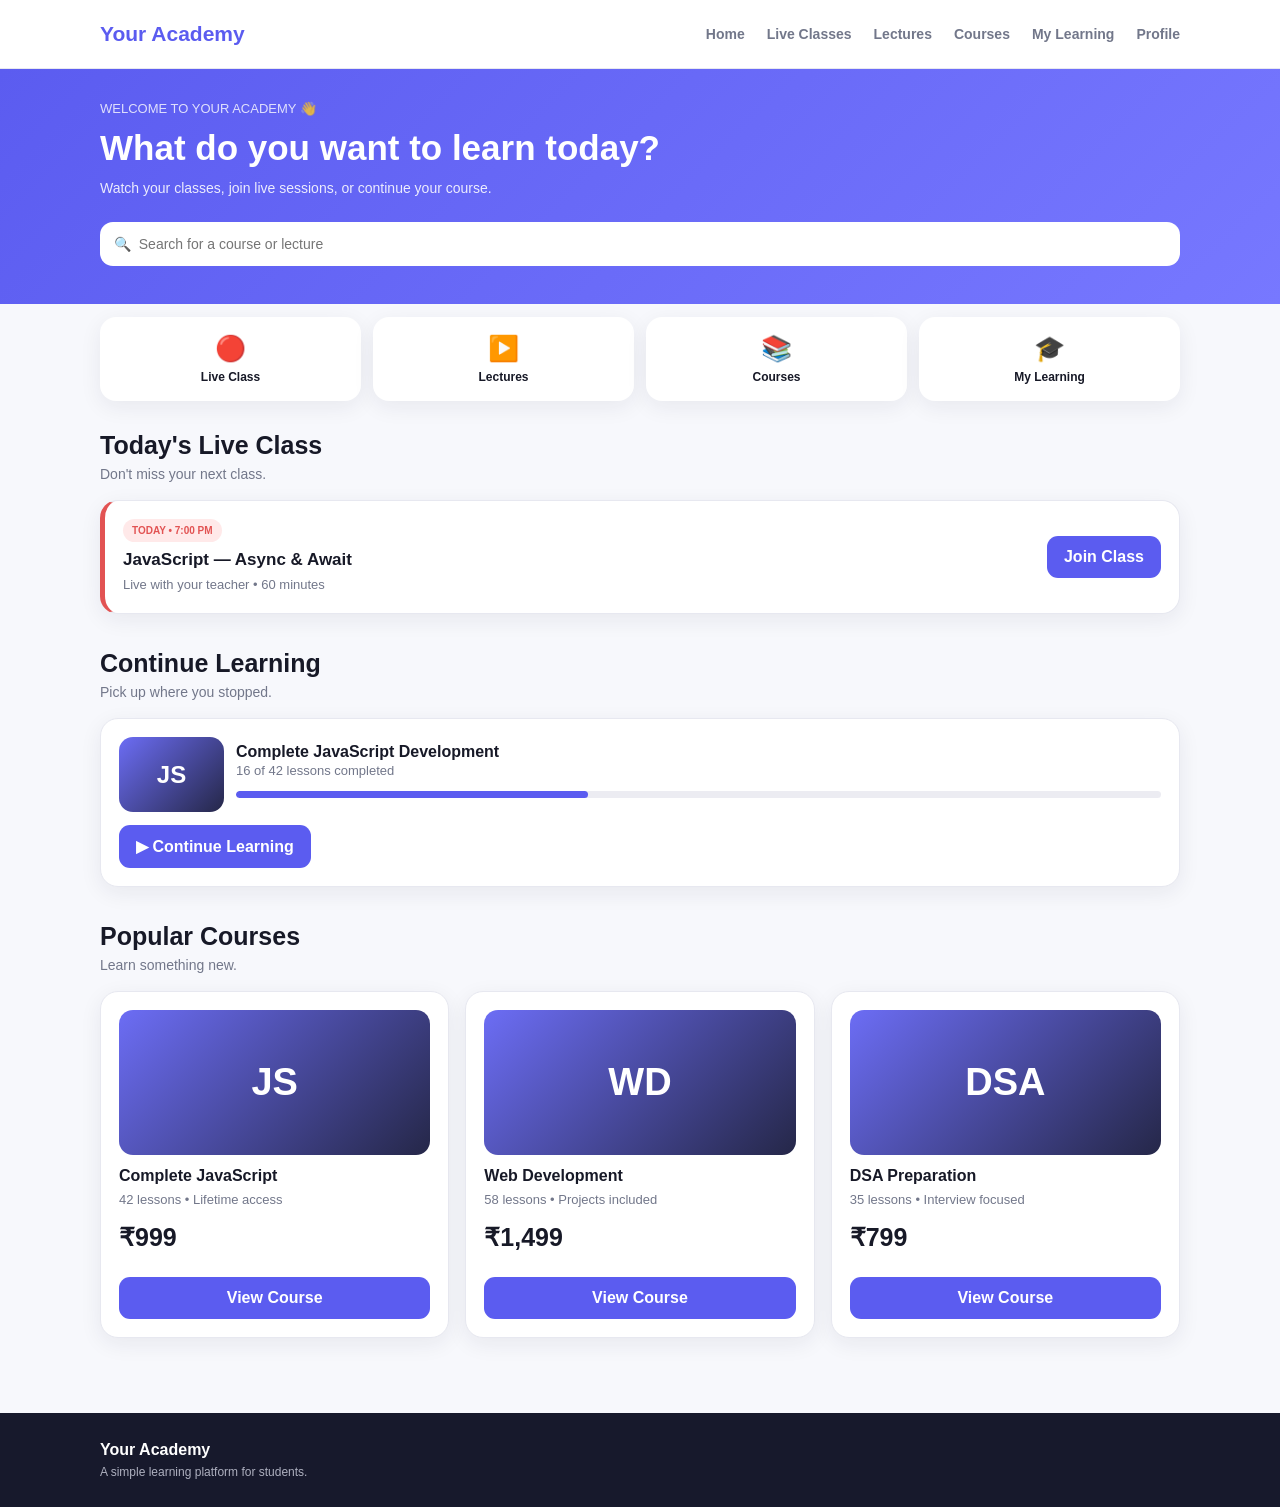
<file: index.html>
<!DOCTYPE html>
<html lang="en">
<head>
<meta charset="UTF-8">
<meta name="viewport" content="width=device-width,initial-scale=1.0">
<title>Home | Your Academy</title>
<link rel="stylesheet" href="css/style.css">
</head>
<body>

<nav class="topbar">
  <div class="container topbar-inner">
    <a class="logo" href="index.html">Your Academy</a>
    <div class="nav">
      <a href="index.html">Home</a>
      <a href="student/live.html">Live Classes</a>
      <a href="student/lectures.html">Lectures</a>
      <a href="student/courses.html">Courses</a>
      <a href="student/my-learning.html">My Learning</a>
      <a href="student/profile.html">Profile</a>
    </div>
    <button class="mobile-menu">☰</button>
  </div>
</nav>
<nav class="bottom-nav">
  <a href="index.html" class="active"><span>⌂</span>Home</a>
  <a href="student/live.html"><span>▶</span>Live</a>
  <a href="student/lectures.html"><span>▣</span>Lectures</a>
  <a href="student/courses.html"><span>●</span>Courses</a>
  <a href="student/profile.html"><span>○</span>Profile</a>
</nav>


<section class="student-hero">
<div class="container">
  <div style="font-size:13px;opacity:.8;">WELCOME TO YOUR ACADEMY 👋</div>
  <h1>What do you want to learn today?</h1>
  <p>Watch your classes, join live sessions, or continue your course.</p>
  <input class="search" placeholder="🔍  Search for a course or lecture">
</div>
</section>

<main class="section">
<div class="container">
  <div class="quick-grid">
    <a class="quick" href="student/live.html"><span class="quick-icon">🔴</span>Live Class</a>
    <a class="quick" href="student/lectures.html"><span class="quick-icon">▶️</span>Lectures</a>
    <a class="quick" href="student/courses.html"><span class="quick-icon">📚</span>Courses</a>
    <a class="quick" href="student/my-learning.html"><span class="quick-icon">🎓</span>My Learning</a>
  </div>

  <div style="margin-top:30px;">
    <div class="title"><h2>Today's Live Class</h2><p>Don't miss your next class.</p></div>
    <div class="card live-banner">
      <div>
        <span class="badge live">TODAY • 7:00 PM</span>
        <h3>JavaScript — Async & Await</h3>
        <p>Live with your teacher • 60 minutes</p>
      </div>
      <button class="btn btn-primary" onclick="joinLive()">Join Class</button>
    </div>
  </div>

  <div class="section">
    <div class="title"><h2>Continue Learning</h2><p>Pick up where you stopped.</p></div>
    <div class="card">
      <div class="row">
        <div class="thumb" style="width:105px;height:75px;flex:none;font-size:24px;">JS</div>
        <div style="flex:1;">
          <b>Complete JavaScript Development</b>
          <p>16 of 42 lessons completed</p>
          <div class="progress"><i style="width:38%;"></i></div>
        </div>
      </div>
      <a href="student/video-player.html" class="btn btn-primary" style="margin-top:13px;">▶ Continue Learning</a>
    </div>
  </div>

  <div class="title"><h2>Popular Courses</h2><p>Learn something new.</p></div>
  <div class="grid">
    <div class="card course-card">
      <div class="thumb">JS</div>
      <h3>Complete JavaScript</h3>
      <p>42 lessons • Lifetime access</p>
      <div class="price">₹999</div>
      <a class="btn btn-primary" href="student/course-details.html">View Course</a>
    </div>
    <div class="card course-card">
      <div class="thumb">WD</div>
      <h3>Web Development</h3>
      <p>58 lessons • Projects included</p>
      <div class="price">₹1,499</div>
      <a class="btn btn-primary" href="student/course-details.html">View Course</a>
    </div>
    <div class="card course-card">
      <div class="thumb">DSA</div>
      <h3>DSA Preparation</h3>
      <p>35 lessons • Interview focused</p>
      <div class="price">₹799</div>
      <a class="btn btn-primary" href="student/course-details.html">View Course</a>
    </div>
  </div>
</div>
</main>

<footer><div class="container"><b>Your Academy</b><p>A simple learning platform for students.</p></div></footer>
<script src="js/student.js"></script>
</body>
</html>
</file>
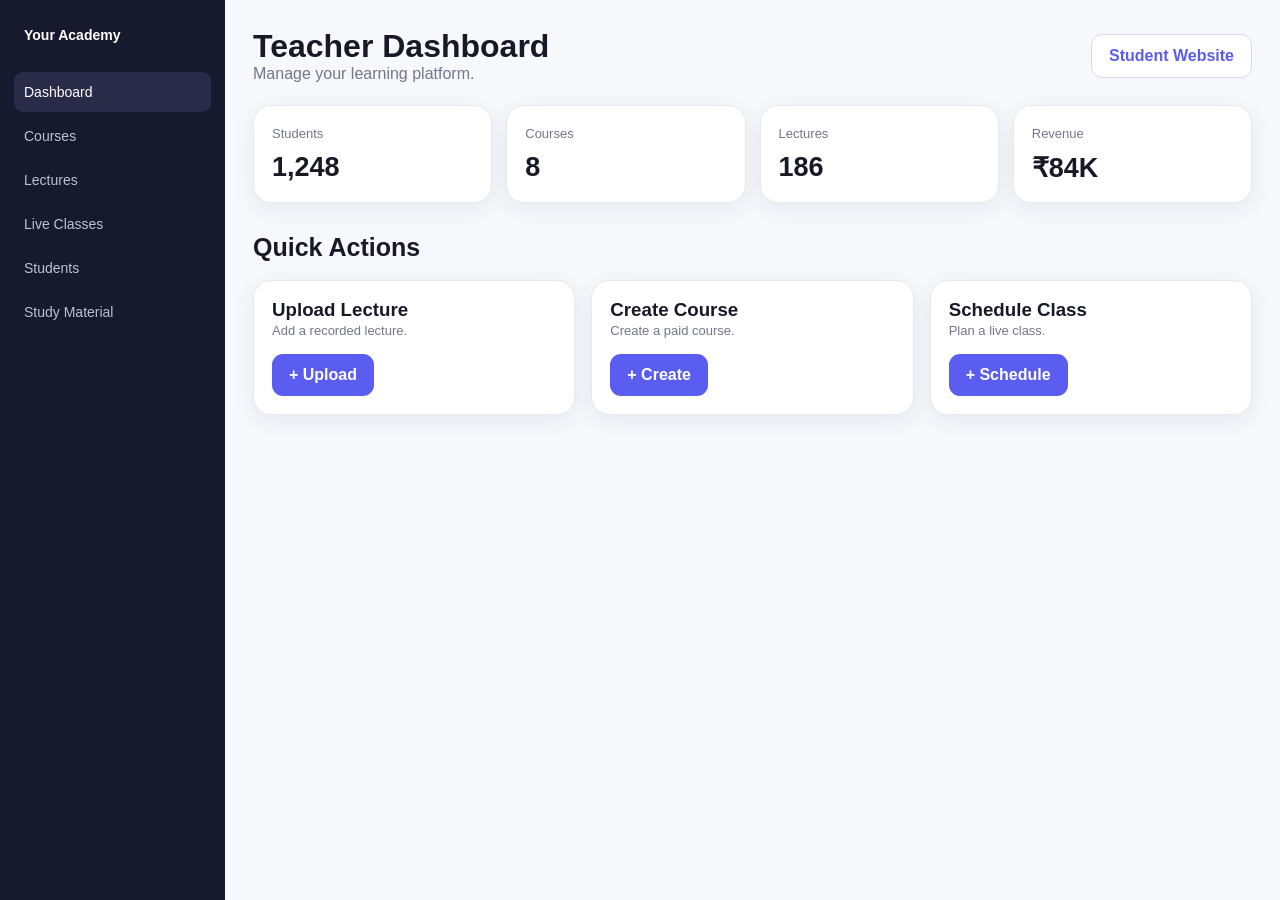
<file: admin/index.html>
<!DOCTYPE html><html lang="en"><head>
<meta charset="UTF-8"><meta name="viewport" content="width=device-width,initial-scale=1.0">
<title>Dashboard | Teacher Panel</title><link rel="stylesheet" href="../css/style.css"></head>
<body><div class="admin-layout">
<aside class="sidebar">
<a class="logo" href="index.html">Your Academy</a>
<a class="active" href="index.html">Dashboard</a>
<a href="courses.html">Courses</a>
<a href="lectures.html">Lectures</a>
<a href="live-classes.html">Live Classes</a>
<a href="students.html">Students</a>
<a href="study-material.html">Study Material</a>
</aside>
<main class="admin-main">
<div class="admin-head"><div><h1>Teacher Dashboard</h1><p class="muted">Manage your learning platform.</p></div><a class="btn btn-outline" href="../index.html">Student Website</a></div>
<div class="stat-grid">
<div class="card stat"><p>Students</p><strong>1,248</strong></div>
<div class="card stat"><p>Courses</p><strong>8</strong></div>
<div class="card stat"><p>Lectures</p><strong>186</strong></div>
<div class="card stat"><p>Revenue</p><strong>₹84K</strong></div>
</div>
<div class="title" style="margin-top:30px;"><h2>Quick Actions</h2></div>
<div class="grid">
<div class="card"><h3>Upload Lecture</h3><p>Add a recorded lecture.</p><button class="btn btn-primary" style="margin-top:12px;" onclick="demoAction('Upload Lecture')">+ Upload</button></div>
<div class="card"><h3>Create Course</h3><p>Create a paid course.</p><button class="btn btn-primary" style="margin-top:12px;" onclick="demoAction('Create Course')">+ Create</button></div>
<div class="card"><h3>Schedule Class</h3><p>Plan a live class.</p><button class="btn btn-primary" style="margin-top:12px;" onclick="demoAction('Schedule Live Class')">+ Schedule</button></div>
</div>
</main></div>
<script src="../js/admin.js"></script></body></html>
</file>
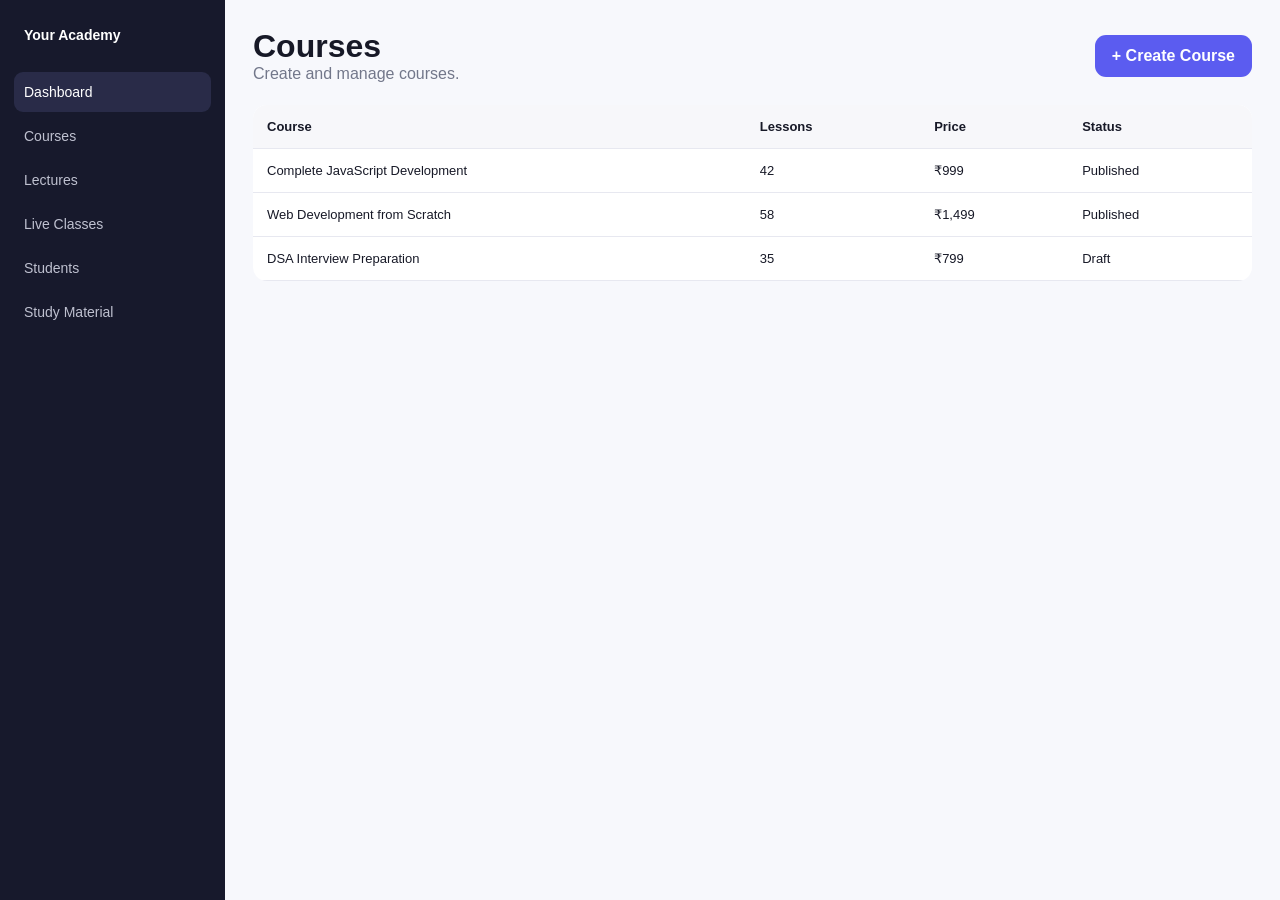
<file: admin/courses.html>
<!DOCTYPE html><html lang="en"><head>
<meta charset="UTF-8"><meta name="viewport" content="width=device-width,initial-scale=1.0">
<title>Courses | Teacher Panel</title><link rel="stylesheet" href="../css/style.css"></head>
<body><div class="admin-layout">
<aside class="sidebar">
<a class="logo" href="index.html">Your Academy</a>
<a class="active" href="index.html">Dashboard</a>
<a href="courses.html">Courses</a>
<a href="lectures.html">Lectures</a>
<a href="live-classes.html">Live Classes</a>
<a href="students.html">Students</a>
<a href="study-material.html">Study Material</a>
</aside>
<main class="admin-main">
<div class="admin-head"><div><h1>Courses</h1><p class="muted">Create and manage courses.</p></div><button class="btn btn-primary" onclick="demoAction('Create Course')">+ Create Course</button></div>
<table class="table"><tr><th>Course</th><th>Lessons</th><th>Price</th><th>Status</th></tr>
<tr><td>Complete JavaScript Development</td><td>42</td><td>₹999</td><td>Published</td></tr>
<tr><td>Web Development from Scratch</td><td>58</td><td>₹1,499</td><td>Published</td></tr>
<tr><td>DSA Interview Preparation</td><td>35</td><td>₹799</td><td>Draft</td></tr></table>
</main></div>
<script src="../js/admin.js"></script></body></html>
</file>
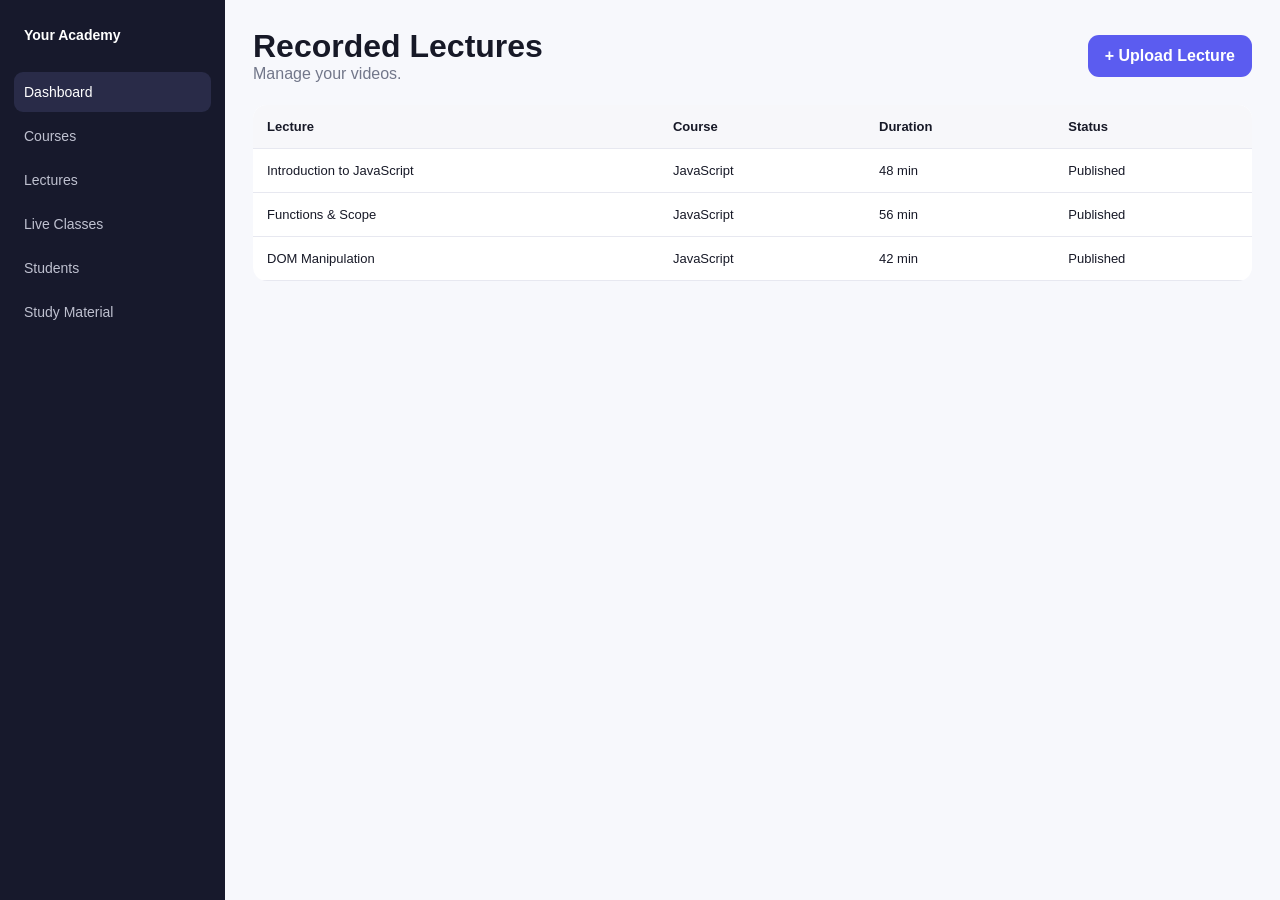
<file: admin/lectures.html>
<!DOCTYPE html><html lang="en"><head>
<meta charset="UTF-8"><meta name="viewport" content="width=device-width,initial-scale=1.0">
<title>Lectures | Teacher Panel</title><link rel="stylesheet" href="../css/style.css"></head>
<body><div class="admin-layout">
<aside class="sidebar">
<a class="logo" href="index.html">Your Academy</a>
<a class="active" href="index.html">Dashboard</a>
<a href="courses.html">Courses</a>
<a href="lectures.html">Lectures</a>
<a href="live-classes.html">Live Classes</a>
<a href="students.html">Students</a>
<a href="study-material.html">Study Material</a>
</aside>
<main class="admin-main">
<div class="admin-head"><div><h1>Recorded Lectures</h1><p class="muted">Manage your videos.</p></div><button class="btn btn-primary" onclick="demoAction('Upload Lecture')">+ Upload Lecture</button></div>
<table class="table"><tr><th>Lecture</th><th>Course</th><th>Duration</th><th>Status</th></tr>
<tr><td>Introduction to JavaScript</td><td>JavaScript</td><td>48 min</td><td>Published</td></tr>
<tr><td>Functions & Scope</td><td>JavaScript</td><td>56 min</td><td>Published</td></tr>
<tr><td>DOM Manipulation</td><td>JavaScript</td><td>42 min</td><td>Published</td></tr></table>
</main></div>
<script src="../js/admin.js"></script></body></html>
</file>
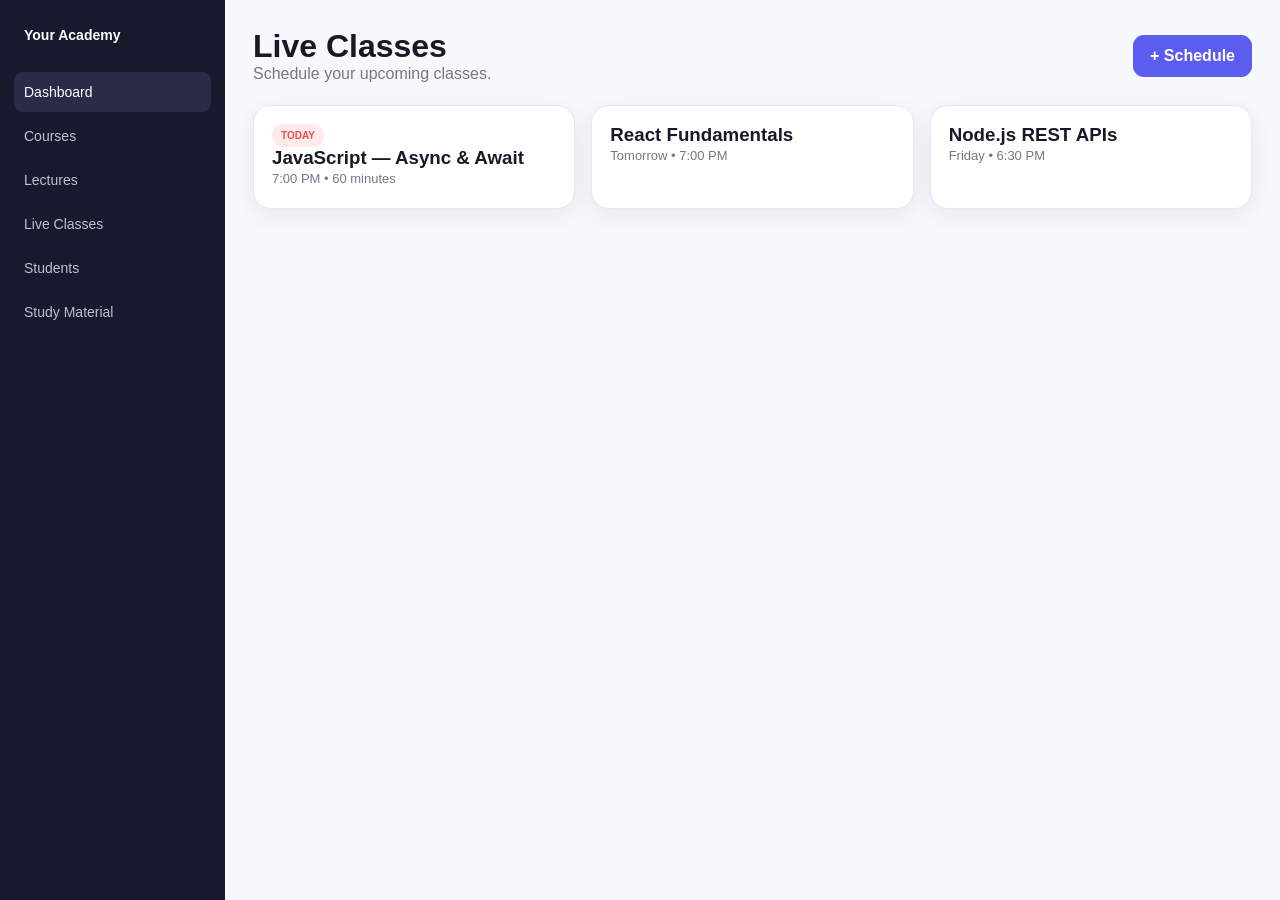
<file: admin/live-classes.html>
<!DOCTYPE html><html lang="en"><head>
<meta charset="UTF-8"><meta name="viewport" content="width=device-width,initial-scale=1.0">
<title>Live Classes | Teacher Panel</title><link rel="stylesheet" href="../css/style.css"></head>
<body><div class="admin-layout">
<aside class="sidebar">
<a class="logo" href="index.html">Your Academy</a>
<a class="active" href="index.html">Dashboard</a>
<a href="courses.html">Courses</a>
<a href="lectures.html">Lectures</a>
<a href="live-classes.html">Live Classes</a>
<a href="students.html">Students</a>
<a href="study-material.html">Study Material</a>
</aside>
<main class="admin-main">
<div class="admin-head"><div><h1>Live Classes</h1><p class="muted">Schedule your upcoming classes.</p></div><button class="btn btn-primary" onclick="demoAction('Schedule Live Class')">+ Schedule</button></div>
<div class="grid">
<div class="card"><span class="badge live">TODAY</span><h3>JavaScript — Async & Await</h3><p>7:00 PM • 60 minutes</p></div>
<div class="card"><h3>React Fundamentals</h3><p>Tomorrow • 7:00 PM</p></div>
<div class="card"><h3>Node.js REST APIs</h3><p>Friday • 6:30 PM</p></div>
</div>
</main></div>
<script src="../js/admin.js"></script></body></html>
</file>
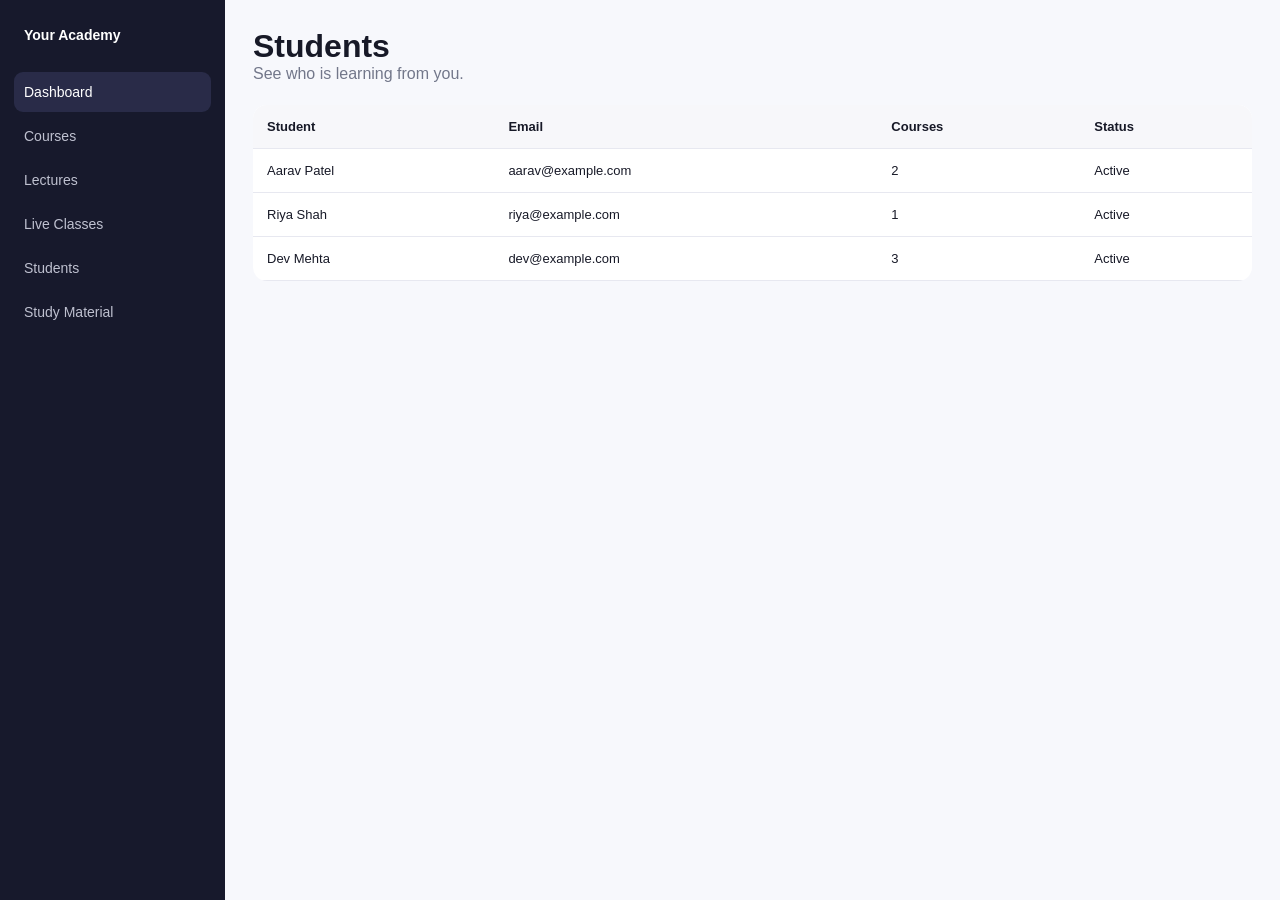
<file: admin/students.html>
<!DOCTYPE html><html lang="en"><head>
<meta charset="UTF-8"><meta name="viewport" content="width=device-width,initial-scale=1.0">
<title>Students | Teacher Panel</title><link rel="stylesheet" href="../css/style.css"></head>
<body><div class="admin-layout">
<aside class="sidebar">
<a class="logo" href="index.html">Your Academy</a>
<a class="active" href="index.html">Dashboard</a>
<a href="courses.html">Courses</a>
<a href="lectures.html">Lectures</a>
<a href="live-classes.html">Live Classes</a>
<a href="students.html">Students</a>
<a href="study-material.html">Study Material</a>
</aside>
<main class="admin-main">
<div class="admin-head"><div><h1>Students</h1><p class="muted">See who is learning from you.</p></div></div>
<table class="table"><tr><th>Student</th><th>Email</th><th>Courses</th><th>Status</th></tr>
<tr><td>Aarav Patel</td><td>aarav@example.com</td><td>2</td><td>Active</td></tr>
<tr><td>Riya Shah</td><td>riya@example.com</td><td>1</td><td>Active</td></tr>
<tr><td>Dev Mehta</td><td>dev@example.com</td><td>3</td><td>Active</td></tr></table>
</main></div>
<script src="../js/admin.js"></script></body></html>
</file>
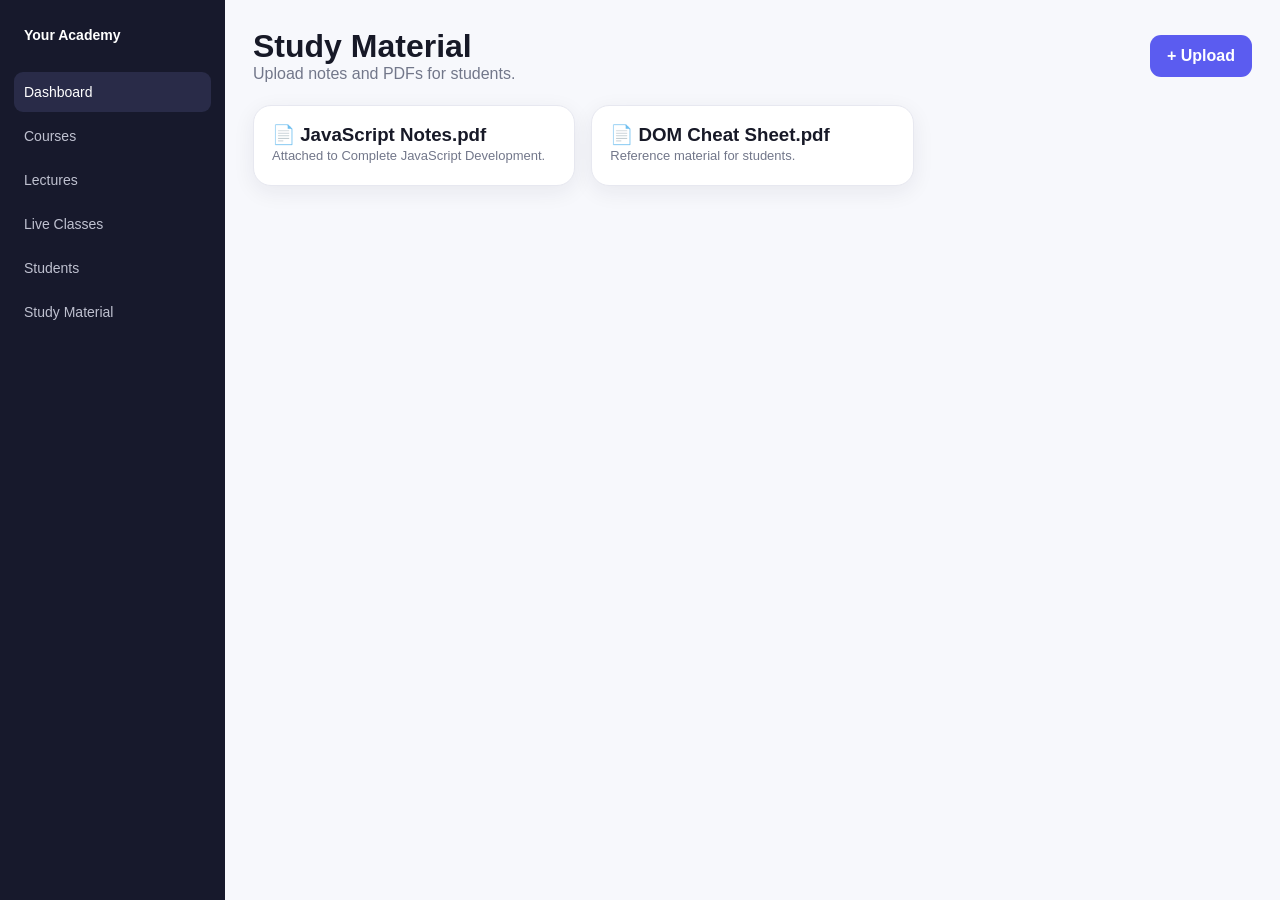
<file: admin/study-material.html>
<!DOCTYPE html><html lang="en"><head>
<meta charset="UTF-8"><meta name="viewport" content="width=device-width,initial-scale=1.0">
<title>Study Material | Teacher Panel</title><link rel="stylesheet" href="../css/style.css"></head>
<body><div class="admin-layout">
<aside class="sidebar">
<a class="logo" href="index.html">Your Academy</a>
<a class="active" href="index.html">Dashboard</a>
<a href="courses.html">Courses</a>
<a href="lectures.html">Lectures</a>
<a href="live-classes.html">Live Classes</a>
<a href="students.html">Students</a>
<a href="study-material.html">Study Material</a>
</aside>
<main class="admin-main">
<div class="admin-head"><div><h1>Study Material</h1><p class="muted">Upload notes and PDFs for students.</p></div><button class="btn btn-primary" onclick="demoAction('Upload Study Material')">+ Upload</button></div>
<div class="grid">
<div class="card"><h3>📄 JavaScript Notes.pdf</h3><p>Attached to Complete JavaScript Development.</p></div>
<div class="card"><h3>📄 DOM Cheat Sheet.pdf</h3><p>Reference material for students.</p></div>
</div>
</main></div>
<script src="../js/admin.js"></script></body></html>
</file>
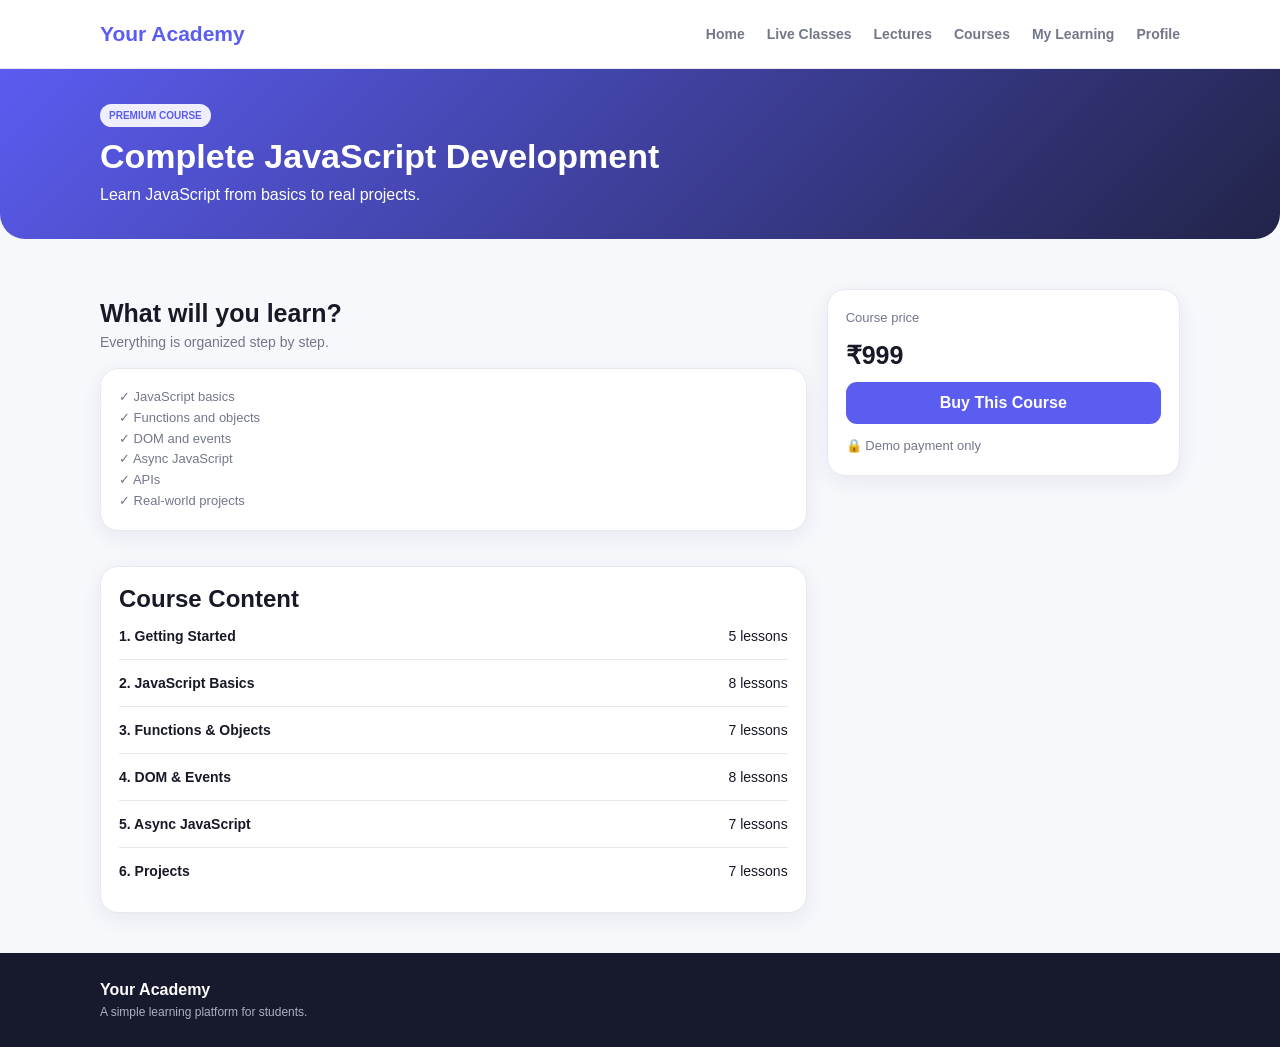
<file: student/course-details.html>
<!DOCTYPE html>
<html lang="en">
<head>
<meta charset="UTF-8">
<meta name="viewport" content="width=device-width,initial-scale=1.0">
<title>Course Details | Your Academy</title>
<link rel="stylesheet" href="../css/style.css">
</head>
<body>

<nav class="topbar">
  <div class="container topbar-inner">
    <a class="logo" href="../index.html">Your Academy</a>
    <div class="nav">
      <a href="../index.html">Home</a>
      <a href="live.html">Live Classes</a>
      <a href="lectures.html">Lectures</a>
      <a href="courses.html">Courses</a>
      <a href="my-learning.html">My Learning</a>
      <a href="profile.html">Profile</a>
    </div>
    <button class="mobile-menu">☰</button>
  </div>
</nav>
<nav class="bottom-nav">
  <a href="../index.html" class="active"><span>⌂</span>Home</a>
  <a href="live.html"><span>▶</span>Live</a>
  <a href="lectures.html"><span>▣</span>Lectures</a>
  <a href="courses.html"><span>●</span>Courses</a>
  <a href="profile.html"><span>○</span>Profile</a>
</nav>


<section class="course-cover"><div class="container">
<span class="badge">PREMIUM COURSE</span>
<h1>Complete JavaScript Development</h1>
<p>Learn JavaScript from basics to real projects.</p>
</div></section>
<main class="container course-layout">
<div>
<div class="section"><div class="title"><h2>What will you learn?</h2><p>Everything is organized step by step.</p></div>
<div class="card"><p>✓ JavaScript basics<br>✓ Functions and objects<br>✓ DOM and events<br>✓ Async JavaScript<br>✓ APIs<br>✓ Real-world projects</p></div></div>
<div class="card"><h2>Course Content</h2>
<div class="lesson"><b>1. Getting Started</b><span>5 lessons</span></div>
<div class="lesson"><b>2. JavaScript Basics</b><span>8 lessons</span></div>
<div class="lesson"><b>3. Functions & Objects</b><span>7 lessons</span></div>
<div class="lesson"><b>4. DOM & Events</b><span>8 lessons</span></div>
<div class="lesson"><b>5. Async JavaScript</b><span>7 lessons</span></div>
<div class="lesson"><b>6. Projects</b><span>7 lessons</span></div>
</div>
</div>
<div style="margin-top:25px;"><div class="card"><p>Course price</p><div class="price">₹999</div><button class="btn btn-primary" style="width:100%;" onclick="buyCourse()">Buy This Course</button><p style="margin-top:12px;">🔒 Demo payment only</p></div></div>
</main>

<footer><div class="container"><b>Your Academy</b><p>A simple learning platform for students.</p></div></footer>
<script src="../js/student.js"></script>
</body>
</html>
</file>
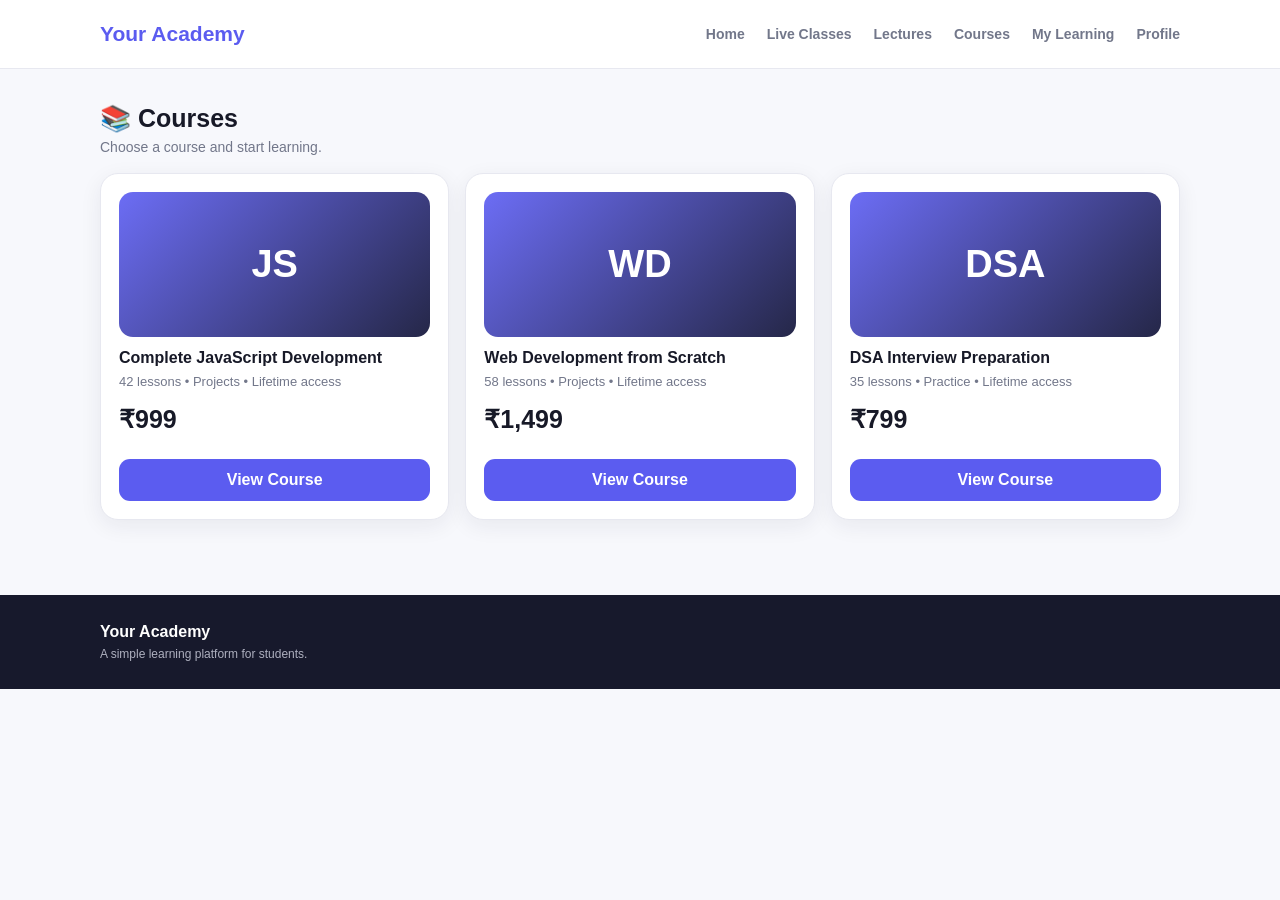
<file: student/courses.html>
<!DOCTYPE html>
<html lang="en">
<head>
<meta charset="UTF-8">
<meta name="viewport" content="width=device-width,initial-scale=1.0">
<title>Courses | Your Academy</title>
<link rel="stylesheet" href="../css/style.css">
</head>
<body>

<nav class="topbar">
  <div class="container topbar-inner">
    <a class="logo" href="../index.html">Your Academy</a>
    <div class="nav">
      <a href="../index.html">Home</a>
      <a href="live.html">Live Classes</a>
      <a href="lectures.html">Lectures</a>
      <a href="courses.html">Courses</a>
      <a href="my-learning.html">My Learning</a>
      <a href="profile.html">Profile</a>
    </div>
    <button class="mobile-menu">☰</button>
  </div>
</nav>
<nav class="bottom-nav">
  <a href="../index.html" class="active"><span>⌂</span>Home</a>
  <a href="live.html"><span>▶</span>Live</a>
  <a href="lectures.html"><span>▣</span>Lectures</a>
  <a href="courses.html"><span>●</span>Courses</a>
  <a href="profile.html"><span>○</span>Profile</a>
</nav>


<main class="section">
<div class="container">
<div class="title"><h2>📚 Courses</h2><p>Choose a course and start learning.</p></div>
<div class="grid">
<div class="card course-card"><div class="thumb">JS</div><h3>Complete JavaScript Development</h3><p>42 lessons • Projects • Lifetime access</p><div class="price">₹999</div><a class="btn btn-primary" href="course-details.html">View Course</a></div>
<div class="card course-card"><div class="thumb">WD</div><h3>Web Development from Scratch</h3><p>58 lessons • Projects • Lifetime access</p><div class="price">₹1,499</div><a class="btn btn-primary" href="course-details.html">View Course</a></div>
<div class="card course-card"><div class="thumb">DSA</div><h3>DSA Interview Preparation</h3><p>35 lessons • Practice • Lifetime access</p><div class="price">₹799</div><a class="btn btn-primary" href="course-details.html">View Course</a></div>
</div>
</div>
</main>

<footer><div class="container"><b>Your Academy</b><p>A simple learning platform for students.</p></div></footer>
<script src="../js/student.js"></script>
</body>
</html>
</file>
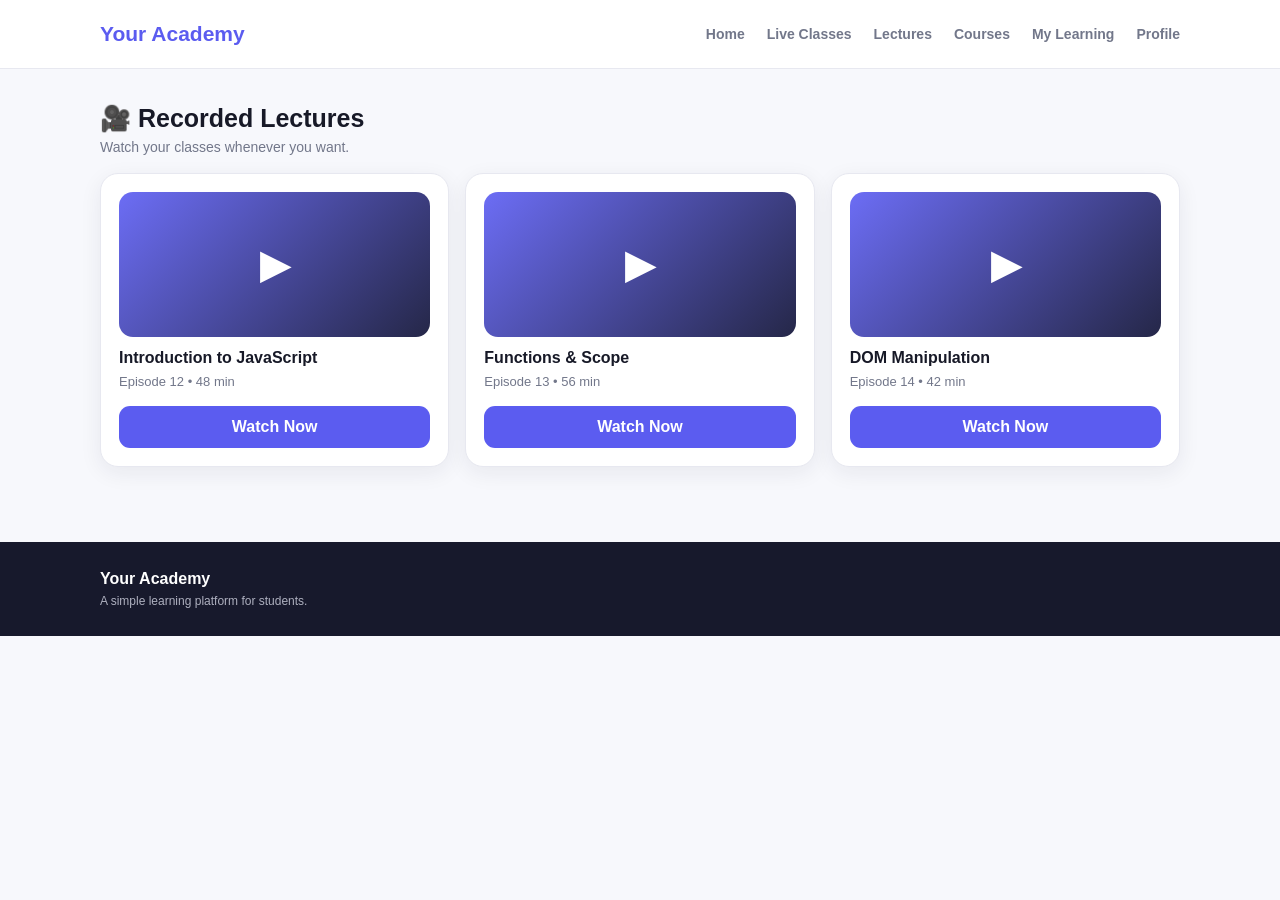
<file: student/lectures.html>
<!DOCTYPE html>
<html lang="en">
<head>
<meta charset="UTF-8">
<meta name="viewport" content="width=device-width,initial-scale=1.0">
<title>Lectures | Your Academy</title>
<link rel="stylesheet" href="../css/style.css">
</head>
<body>

<nav class="topbar">
  <div class="container topbar-inner">
    <a class="logo" href="../index.html">Your Academy</a>
    <div class="nav">
      <a href="../index.html">Home</a>
      <a href="live.html">Live Classes</a>
      <a href="lectures.html">Lectures</a>
      <a href="courses.html">Courses</a>
      <a href="my-learning.html">My Learning</a>
      <a href="profile.html">Profile</a>
    </div>
    <button class="mobile-menu">☰</button>
  </div>
</nav>
<nav class="bottom-nav">
  <a href="../index.html" class="active"><span>⌂</span>Home</a>
  <a href="live.html"><span>▶</span>Live</a>
  <a href="lectures.html"><span>▣</span>Lectures</a>
  <a href="courses.html"><span>●</span>Courses</a>
  <a href="profile.html"><span>○</span>Profile</a>
</nav>


<main class="section">
<div class="container">
<div class="title"><h2>🎥 Recorded Lectures</h2><p>Watch your classes whenever you want.</p></div>
<div class="grid">
<div class="card course-card"><div class="thumb">▶</div><h3>Introduction to JavaScript</h3><p>Episode 12 • 48 min</p><button class="btn btn-primary" onclick="watchLecture()">Watch Now</button></div>
<div class="card course-card"><div class="thumb">▶</div><h3>Functions & Scope</h3><p>Episode 13 • 56 min</p><button class="btn btn-primary" onclick="watchLecture()">Watch Now</button></div>
<div class="card course-card"><div class="thumb">▶</div><h3>DOM Manipulation</h3><p>Episode 14 • 42 min</p><button class="btn btn-primary" onclick="watchLecture()">Watch Now</button></div>
</div>
</div>
</main>

<footer><div class="container"><b>Your Academy</b><p>A simple learning platform for students.</p></div></footer>
<script src="../js/student.js"></script>
</body>
</html>
</file>
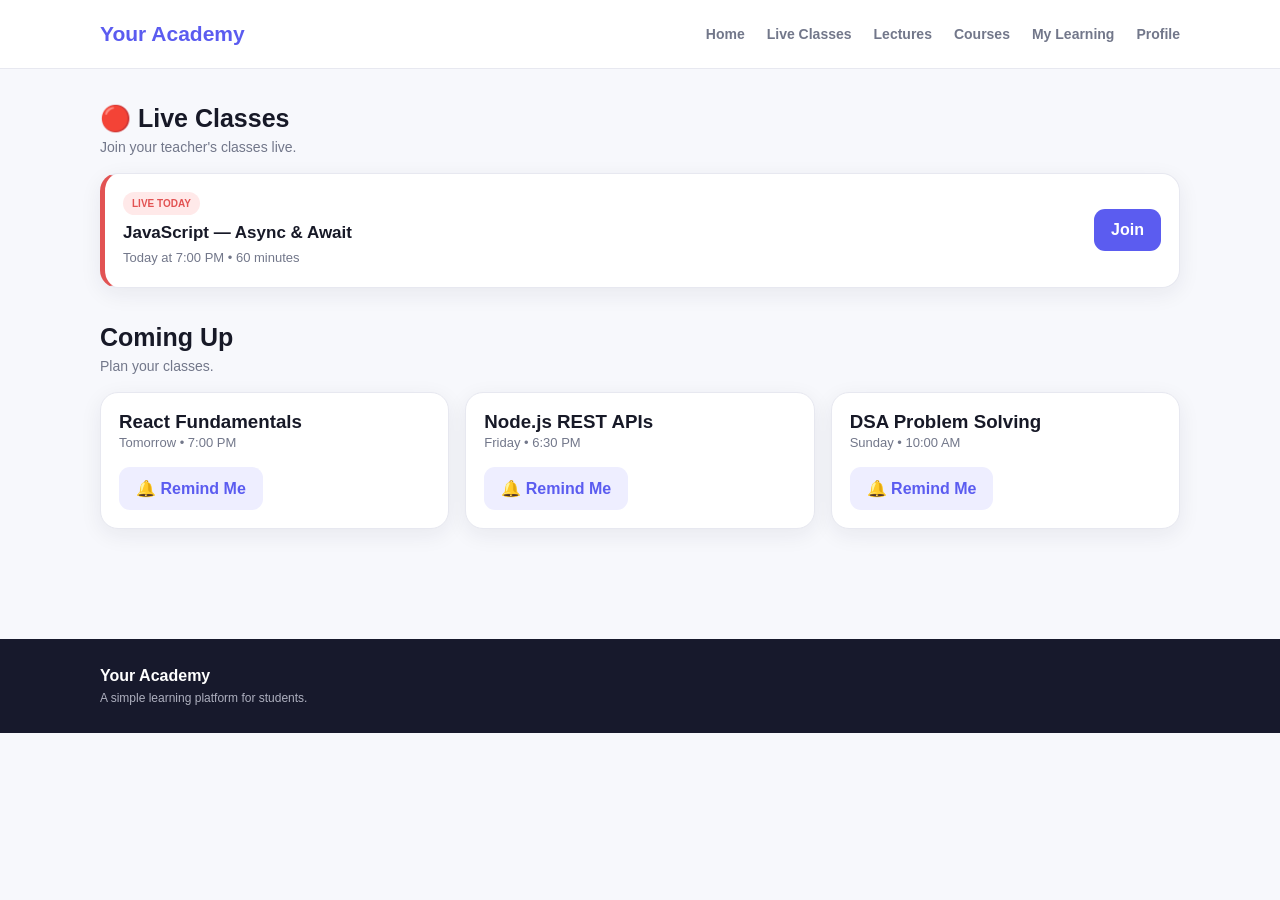
<file: student/live.html>
<!DOCTYPE html>
<html lang="en">
<head>
<meta charset="UTF-8">
<meta name="viewport" content="width=device-width,initial-scale=1.0">
<title>Live Classes | Your Academy</title>
<link rel="stylesheet" href="../css/style.css">
</head>
<body>

<nav class="topbar">
  <div class="container topbar-inner">
    <a class="logo" href="../index.html">Your Academy</a>
    <div class="nav">
      <a href="../index.html">Home</a>
      <a href="live.html">Live Classes</a>
      <a href="lectures.html">Lectures</a>
      <a href="courses.html">Courses</a>
      <a href="my-learning.html">My Learning</a>
      <a href="profile.html">Profile</a>
    </div>
    <button class="mobile-menu">☰</button>
  </div>
</nav>
<nav class="bottom-nav">
  <a href="../index.html" class="active"><span>⌂</span>Home</a>
  <a href="live.html"><span>▶</span>Live</a>
  <a href="lectures.html"><span>▣</span>Lectures</a>
  <a href="courses.html"><span>●</span>Courses</a>
  <a href="profile.html"><span>○</span>Profile</a>
</nav>


<main class="section">
<div class="container">
<div class="title"><h2>🔴 Live Classes</h2><p>Join your teacher's classes live.</p></div>

<div class="card live-banner">
<div>
<span class="badge live">LIVE TODAY</span>
<h3>JavaScript — Async & Await</h3>
<p>Today at 7:00 PM • 60 minutes</p>
</div>
<button class="btn btn-primary" onclick="joinLive()">Join</button>
</div>

<div class="section">
<div class="title"><h2>Coming Up</h2><p>Plan your classes.</p></div>
<div class="grid">
<div class="card">
<h3>React Fundamentals</h3><p>Tomorrow • 7:00 PM</p>
<button class="btn btn-soft" style="margin-top:13px;" onclick="setReminder()">🔔 Remind Me</button>
</div>
<div class="card">
<h3>Node.js REST APIs</h3><p>Friday • 6:30 PM</p>
<button class="btn btn-soft" style="margin-top:13px;" onclick="setReminder()">🔔 Remind Me</button>
</div>
<div class="card">
<h3>DSA Problem Solving</h3><p>Sunday • 10:00 AM</p>
<button class="btn btn-soft" style="margin-top:13px;" onclick="setReminder()">🔔 Remind Me</button>
</div>
</div>
</div>
</div>
</main>

<footer><div class="container"><b>Your Academy</b><p>A simple learning platform for students.</p></div></footer>
<script src="../js/student.js"></script>
</body>
</html>
</file>
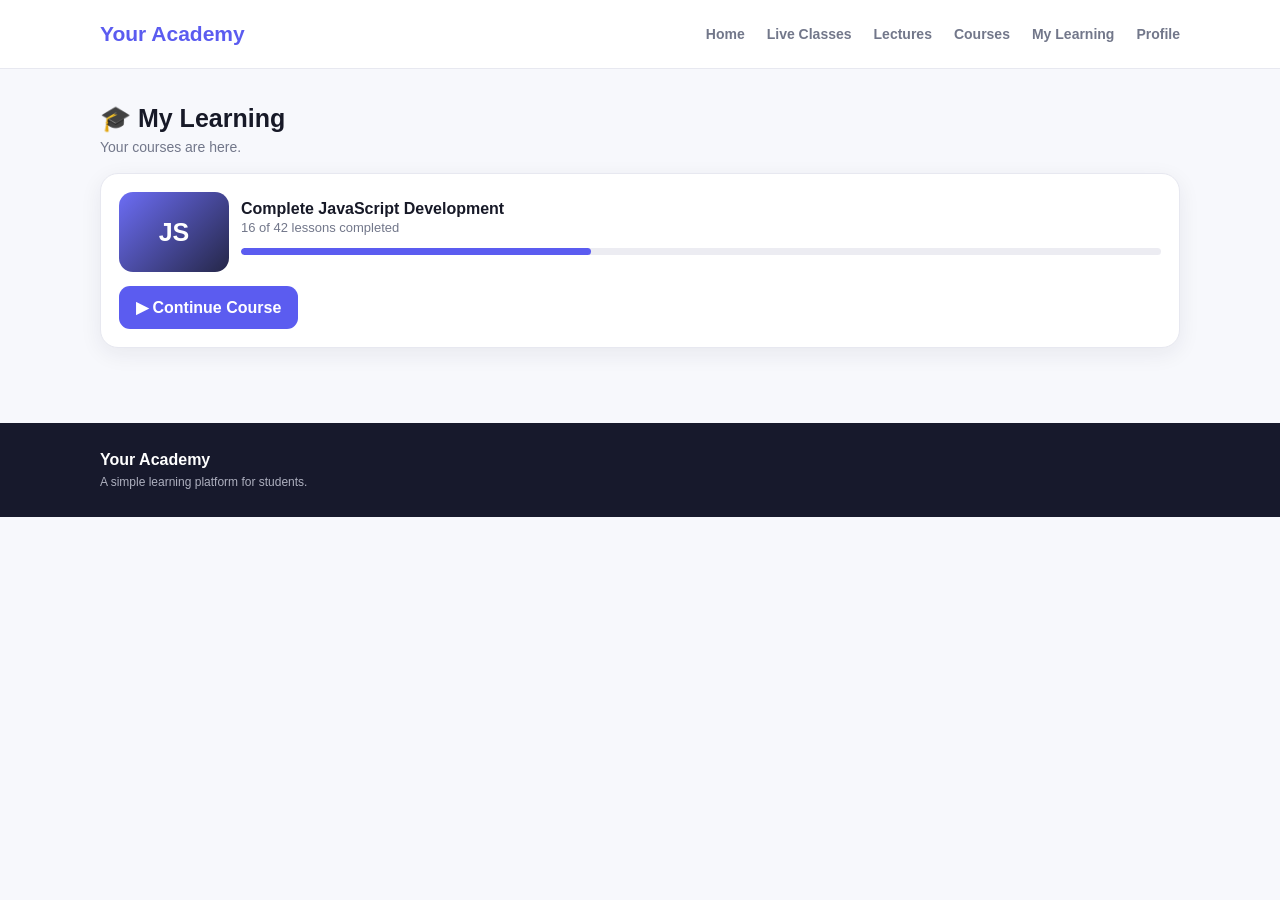
<file: student/my-learning.html>
<!DOCTYPE html>
<html lang="en">
<head>
<meta charset="UTF-8">
<meta name="viewport" content="width=device-width,initial-scale=1.0">
<title>My Learning | Your Academy</title>
<link rel="stylesheet" href="../css/style.css">
</head>
<body>

<nav class="topbar">
  <div class="container topbar-inner">
    <a class="logo" href="../index.html">Your Academy</a>
    <div class="nav">
      <a href="../index.html">Home</a>
      <a href="live.html">Live Classes</a>
      <a href="lectures.html">Lectures</a>
      <a href="courses.html">Courses</a>
      <a href="my-learning.html">My Learning</a>
      <a href="profile.html">Profile</a>
    </div>
    <button class="mobile-menu">☰</button>
  </div>
</nav>
<nav class="bottom-nav">
  <a href="../index.html" class="active"><span>⌂</span>Home</a>
  <a href="live.html"><span>▶</span>Live</a>
  <a href="lectures.html"><span>▣</span>Lectures</a>
  <a href="courses.html"><span>●</span>Courses</a>
  <a href="profile.html"><span>○</span>Profile</a>
</nav>


<main class="section">
<div class="container">
<div class="title"><h2>🎓 My Learning</h2><p>Your courses are here.</p></div>
<div class="card">
<div class="row"><div class="thumb" style="width:110px;height:80px;flex:none;font-size:25px;">JS</div>
<div style="flex:1;"><b>Complete JavaScript Development</b><p>16 of 42 lessons completed</p><div class="progress"><i style="width:38%;"></i></div></div></div>
<a class="btn btn-primary" href="video-player.html" style="margin-top:14px;">▶ Continue Course</a>
</div>
</div>
</main>

<footer><div class="container"><b>Your Academy</b><p>A simple learning platform for students.</p></div></footer>
<script src="../js/student.js"></script>
</body>
</html>
</file>
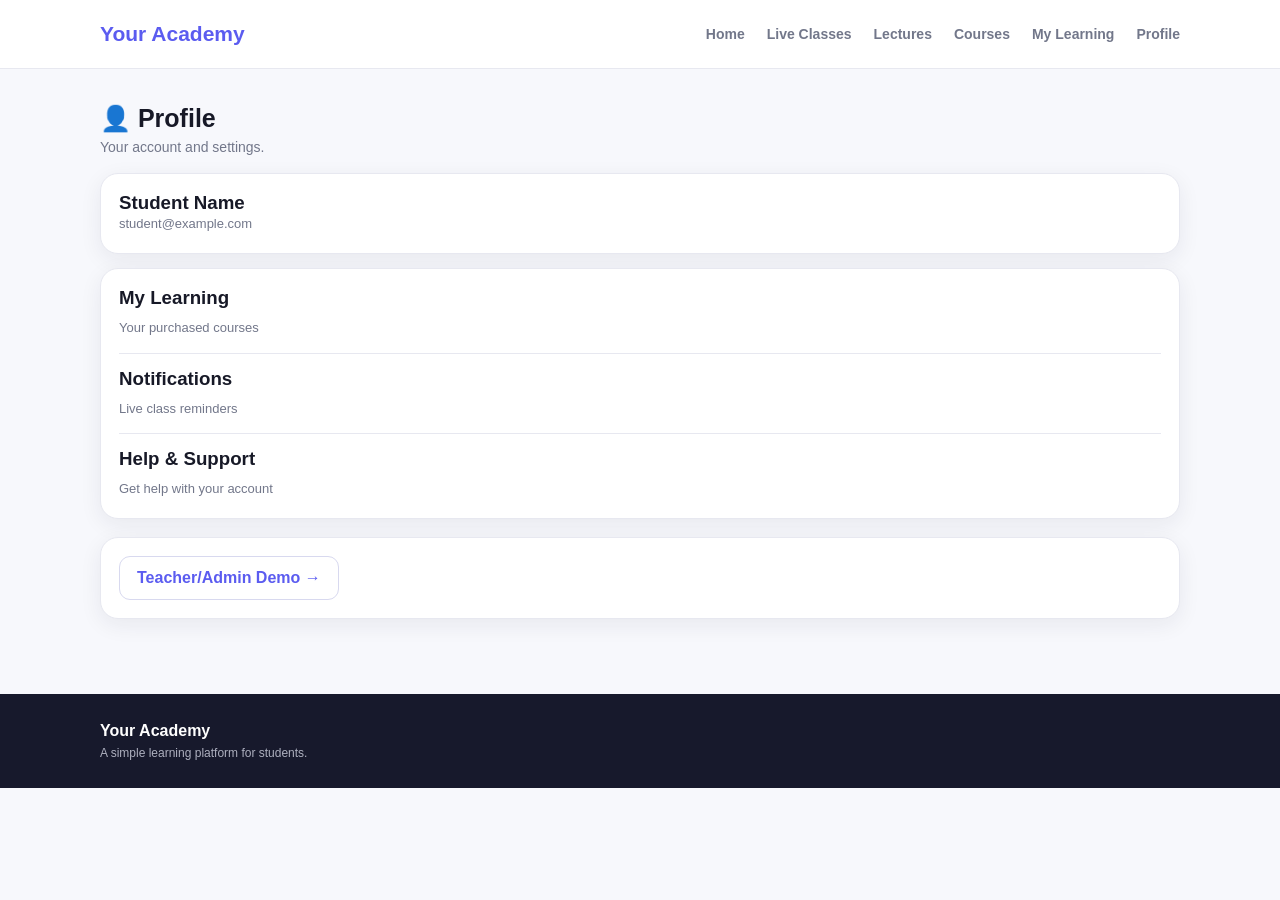
<file: student/profile.html>
<!DOCTYPE html>
<html lang="en">
<head>
<meta charset="UTF-8">
<meta name="viewport" content="width=device-width,initial-scale=1.0">
<title>Profile | Your Academy</title>
<link rel="stylesheet" href="../css/style.css">
</head>
<body>

<nav class="topbar">
  <div class="container topbar-inner">
    <a class="logo" href="../index.html">Your Academy</a>
    <div class="nav">
      <a href="../index.html">Home</a>
      <a href="live.html">Live Classes</a>
      <a href="lectures.html">Lectures</a>
      <a href="courses.html">Courses</a>
      <a href="my-learning.html">My Learning</a>
      <a href="profile.html">Profile</a>
    </div>
    <button class="mobile-menu">☰</button>
  </div>
</nav>
<nav class="bottom-nav">
  <a href="../index.html" class="active"><span>⌂</span>Home</a>
  <a href="live.html"><span>▶</span>Live</a>
  <a href="lectures.html"><span>▣</span>Lectures</a>
  <a href="courses.html"><span>●</span>Courses</a>
  <a href="profile.html"><span>○</span>Profile</a>
</nav>


<main class="section">
<div class="container">
<div class="title"><h2>👤 Profile</h2><p>Your account and settings.</p></div>
<div class="card">
<h3>Student Name</h3><p>student@example.com</p>
</div>
<div style="height:14px;"></div>
<div class="card">
<h3>My Learning</h3><p style="margin-top:9px;">Your purchased courses</p>
<hr style="border:0;border-top:1px solid var(--border);margin:14px 0;">
<h3>Notifications</h3><p style="margin-top:9px;">Live class reminders</p>
<hr style="border:0;border-top:1px solid var(--border);margin:14px 0;">
<h3>Help & Support</h3><p style="margin-top:9px;">Get help with your account</p>
</div>
<br>
<div class="card">
<a href="../admin/index.html" class="btn btn-outline">Teacher/Admin Demo →</a>
</div>
</div>
</main>

<footer><div class="container"><b>Your Academy</b><p>A simple learning platform for students.</p></div></footer>
<script src="../js/student.js"></script>
</body>
</html>
</file>
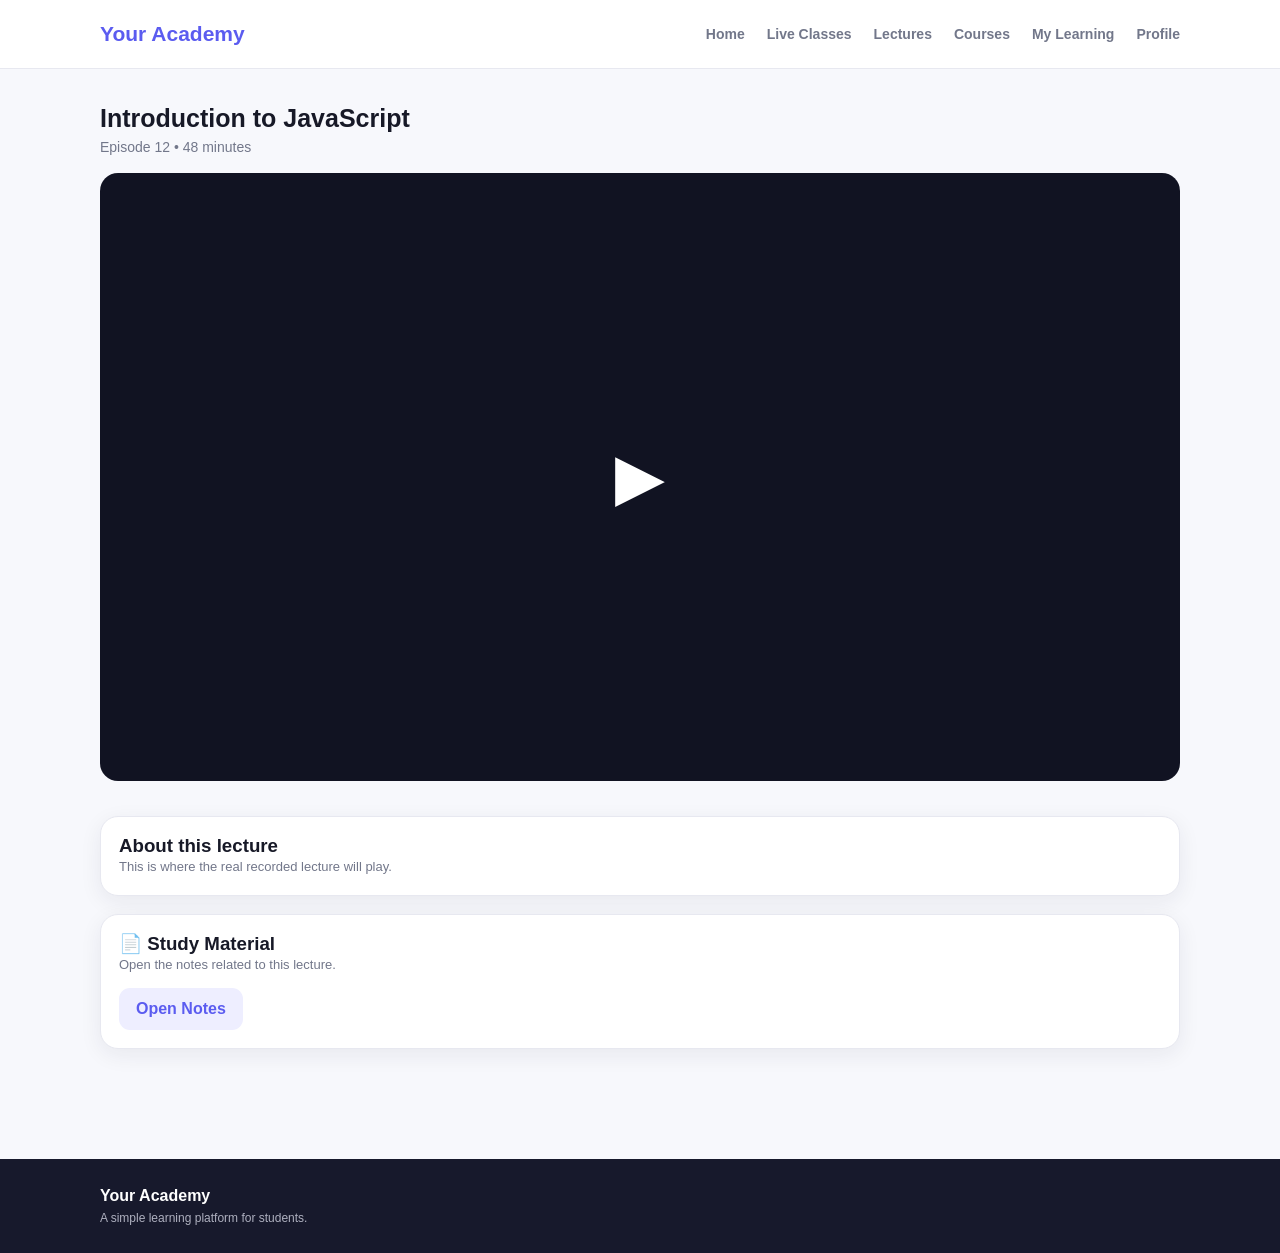
<file: student/video-player.html>
<!DOCTYPE html>
<html lang="en">
<head>
<meta charset="UTF-8">
<meta name="viewport" content="width=device-width,initial-scale=1.0">
<title>Video | Your Academy</title>
<link rel="stylesheet" href="../css/style.css">
</head>
<body>

<nav class="topbar">
  <div class="container topbar-inner">
    <a class="logo" href="../index.html">Your Academy</a>
    <div class="nav">
      <a href="../index.html">Home</a>
      <a href="live.html">Live Classes</a>
      <a href="lectures.html">Lectures</a>
      <a href="courses.html">Courses</a>
      <a href="my-learning.html">My Learning</a>
      <a href="profile.html">Profile</a>
    </div>
    <button class="mobile-menu">☰</button>
  </div>
</nav>
<nav class="bottom-nav">
  <a href="../index.html" class="active"><span>⌂</span>Home</a>
  <a href="live.html"><span>▶</span>Live</a>
  <a href="lectures.html"><span>▣</span>Lectures</a>
  <a href="courses.html"><span>●</span>Courses</a>
  <a href="profile.html"><span>○</span>Profile</a>
</nav>


<main class="section">
<div class="container">
<div class="title"><h2>Introduction to JavaScript</h2><p>Episode 12 • 48 minutes</p></div>
<div class="video">▶</div>
<div class="section">
<div class="card"><h3>About this lecture</h3><p>This is where the real recorded lecture will play.</p></div>
<br>
<div class="card"><h3>📄 Study Material</h3><p>Open the notes related to this lecture.</p><button class="btn btn-soft" style="margin-top:12px;" onclick="openNotes()">Open Notes</button></div>
</div>
</div>
</main>

<footer><div class="container"><b>Your Academy</b><p>A simple learning platform for students.</p></div></footer>
<script src="../js/student.js"></script>
</body>
</html>
</file>
<file: css/style.css>
*{margin:0;padding:0;box-sizing:border-box}
:root{
 --primary:#5b5cf0;--primary-dark:#4546c9;--bg:#f7f8fc;--white:#fff;
 --text:#171927;--muted:#72778a;--border:#e7e8f0;--green:#159a70;
 --red:#e25353;--yellow:#f2a93b;--shadow:0 6px 22px rgba(25,28,55,.07);
}
body{font-family:Arial,Helvetica,sans-serif;background:var(--bg);color:var(--text)}
a{text-decoration:none;color:inherit}button{font:inherit;border:0;cursor:pointer}
.container{width:min(1080px,92%);margin:auto}
.topbar{background:#fff;border-bottom:1px solid var(--border);position:sticky;top:0;z-index:20}
.topbar-inner{height:68px;display:flex;align-items:center;justify-content:space-between}
.logo{font-size:21px;font-weight:800;color:var(--primary)}
.nav{display:flex;gap:22px;align-items:center}
.nav a{font-size:14px;color:var(--muted);font-weight:700}
.nav a:hover,.nav a.active{color:var(--primary)}
.mobile-menu{display:none;background:none;font-size:25px}
.btn{display:inline-flex;align-items:center;justify-content:center;gap:7px;padding:12px 17px;border-radius:11px;font-weight:800}
.btn-primary{background:var(--primary);color:#fff}.btn-primary:hover{background:var(--primary-dark)}
.btn-light{background:#fff;color:var(--text)}.btn-outline{background:#fff;color:var(--primary);border:1px solid #d8d9ef}
.btn-soft{background:#eeeeff;color:var(--primary)}
.section{padding:35px 0}.title{margin-bottom:18px}.title h2{font-size:25px}.title p{color:var(--muted);margin-top:6px;font-size:14px}
.card{background:#fff;border:1px solid var(--border);border-radius:18px;padding:18px;box-shadow:var(--shadow)}
.card p{color:var(--muted);font-size:13px;line-height:1.6}
.badge{display:inline-block;padding:6px 9px;border-radius:20px;background:#eeeeff;color:var(--primary);font-size:10px;font-weight:900}
.badge.live{background:#ffe9e9;color:var(--red)}
.grid{display:grid;grid-template-columns:repeat(3,1fr);gap:16px}
.thumb{height:145px;border-radius:14px;background:linear-gradient(135deg,#6c6df5,#252748);color:#fff;display:grid;place-items:center;font-size:38px;font-weight:900}
.price{font-size:25px;font-weight:900;margin:12px 0}.muted{color:var(--muted)}
.row{display:flex;align-items:center;gap:12px}.between{justify-content:space-between}

/* Student home */
.student-hero{background:linear-gradient(135deg,#5b5cf0,#7778ff);color:#fff;padding:32px 0 38px}
.student-hero h1{font-size:35px;line-height:1.15;margin:12px 0 9px}.student-hero p{opacity:.88;line-height:1.6;font-size:14px}
.search{margin-top:22px;background:#fff;border:0;border-radius:13px;padding:14px;width:100%;outline:none;font-size:14px;color:var(--text)}
.quick-grid{display:grid;grid-template-columns:repeat(4,1fr);gap:12px;margin-top:-22px;position:relative}
.quick{background:#fff;border-radius:16px;padding:17px 10px;text-align:center;box-shadow:var(--shadow);font-size:12px;font-weight:800}
.quick-icon{font-size:25px;margin-bottom:7px;display:block}
.live-banner{display:flex;align-items:center;justify-content:space-between;gap:15px;border-left:5px solid var(--red)}
.live-banner h3{margin:8px 0 5px;font-size:17px}.live-banner p{margin:0}
.course-card h3{font-size:16px;margin:12px 0 5px}.course-card .btn{width:100%;margin-top:13px}
.progress{height:7px;background:#ececf2;border-radius:10px;overflow:hidden;margin:9px 0}.progress i{display:block;height:100%;background:var(--primary);border-radius:10px}

/* Simple course detail */
.course-cover{background:linear-gradient(135deg,#5b5cf0,#222449);color:#fff;border-radius:0 0 25px 25px;padding:35px 0}
.course-cover h1{font-size:34px;max-width:700px;margin:10px 0}
.course-layout{display:grid;grid-template-columns:2fr 1fr;gap:20px;margin-top:25px}
.lesson{padding:15px 0;border-bottom:1px solid var(--border);display:flex;justify-content:space-between;font-size:14px}
.lesson:last-child{border:0}
.video{aspect-ratio:16/9;background:#111322;border-radius:18px;display:grid;place-items:center;color:#fff;font-size:65px}

/* Student bottom nav */
.bottom-nav{display:none}

/* Admin */
.admin-layout{min-height:100vh;display:grid;grid-template-columns:225px 1fr}
.sidebar{background:#17192c;color:#fff;padding:23px 14px}.sidebar .logo{color:#fff;display:block;padding:0 10px 25px}
.sidebar a{display:block;color:#bfc1d0;padding:12px 10px;border-radius:9px;margin:4px 0;font-size:14px}
.sidebar a.active,.sidebar a:hover{background:#292b48;color:#fff}
.admin-main{padding:28px}.admin-head{display:flex;justify-content:space-between;align-items:center;margin-bottom:22px}
.stat-grid{display:grid;grid-template-columns:repeat(4,1fr);gap:14px}.stat strong{font-size:27px;display:block;margin-top:7px}
.table{width:100%;border-collapse:collapse;background:#fff;border-radius:14px;overflow:hidden}
.table th,.table td{text-align:left;padding:14px;border-bottom:1px solid var(--border);font-size:13px}.table th{background:#f7f7fa}

/* Footer */
footer{background:#17192c;color:#fff;padding:28px 0;margin-top:40px}footer p{color:#aeb0bf;font-size:12px;margin-top:6px}

@media(max-width:800px){
 .nav{display:none}.mobile-menu{display:block}
 .grid{grid-template-columns:1fr 1fr}.course-layout{grid-template-columns:1fr}.stat-grid{grid-template-columns:1fr 1fr}
 .admin-layout{grid-template-columns:1fr}.sidebar{display:none}
 .admin-main{padding:18px}
}
@media(max-width:600px){
 body{padding-bottom:72px}
 .container{width:90%}
 .student-hero{padding:25px 0 32px}
 .student-hero h1{font-size:28px}
 .quick-grid{grid-template-columns:repeat(4,1fr);gap:7px;margin-top:-17px}
 .quick{padding:13px 4px;font-size:10px}
 .quick-icon{font-size:21px}
 .grid{grid-template-columns:1fr}
 .course-cover h1{font-size:27px}
 .bottom-nav{position:fixed;display:flex;bottom:0;left:0;right:0;background:#fff;border-top:1px solid var(--border);z-index:50;height:67px;justify-content:space-around}
 .bottom-nav a{font-size:10px;color:#85899b;display:flex;flex-direction:column;align-items:center;justify-content:center;gap:4px;font-weight:700}
 .bottom-nav a.active{color:var(--primary)}
 .bottom-nav span{font-size:20px}
 .desktop-only{display:none!important}
 .admin-head{align-items:flex-start;gap:10px;flex-direction:column}
}
</file>
